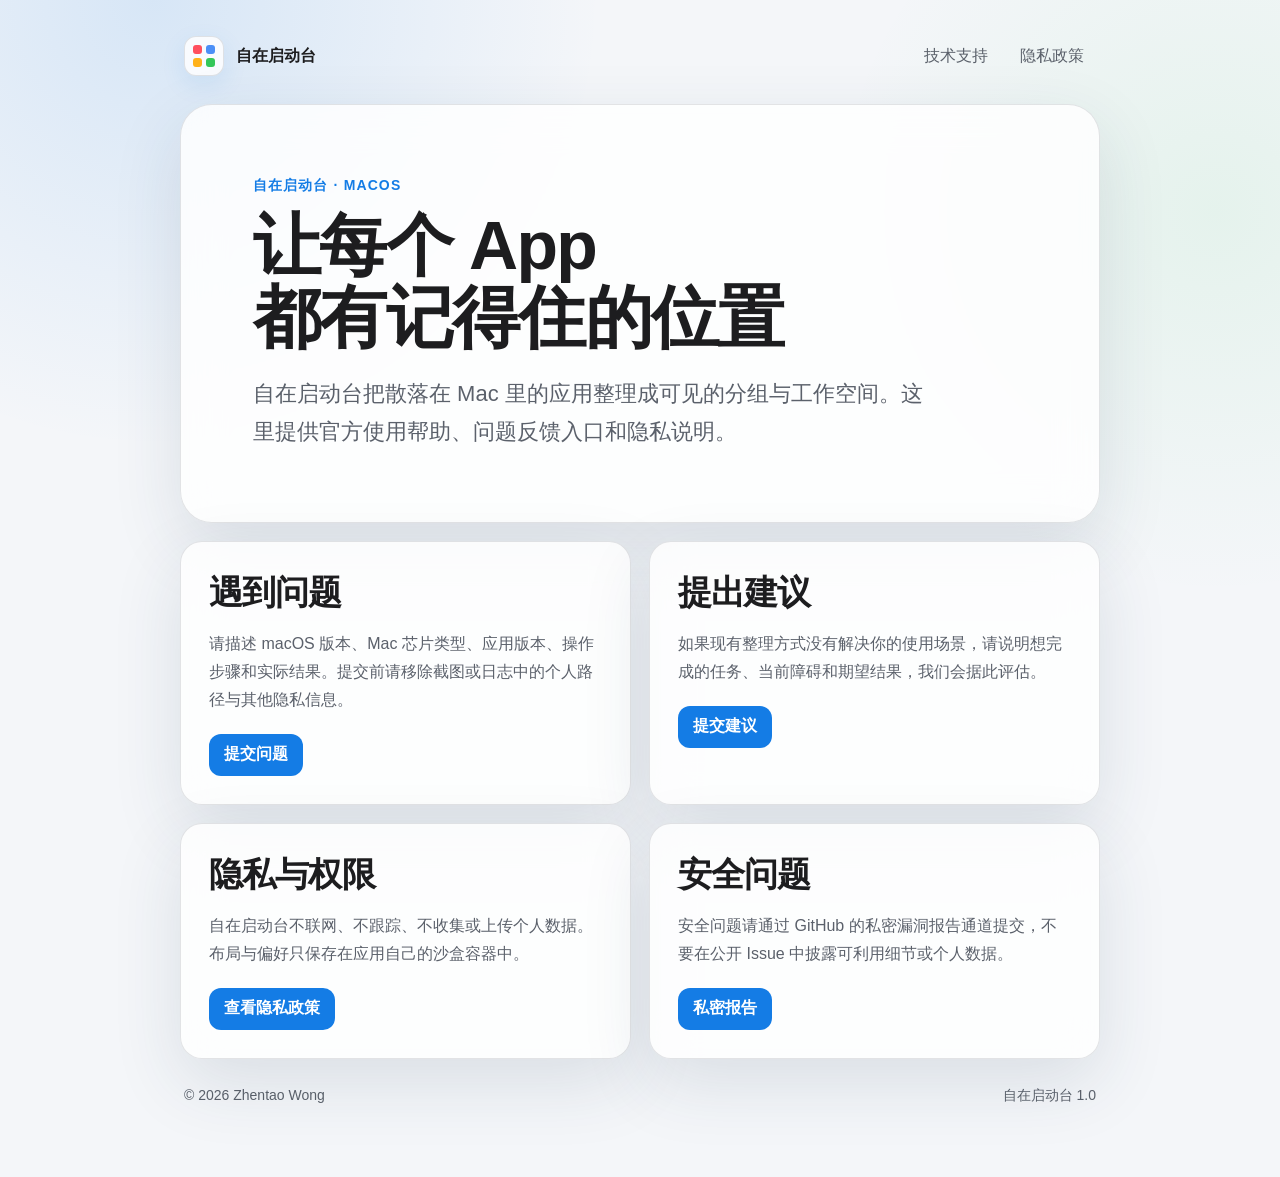
<file: index.html>
<!doctype html>
<html lang="zh-Hans">
<head>
  <meta charset="utf-8">
  <meta name="viewport" content="width=device-width, initial-scale=1">
  <meta name="description" content="自在启动台官方支持页面：获取使用帮助、提交问题并查看隐私政策。">
  <link rel="canonical" href="https://wjy555618-ai.github.io/zizai-launchpad/">
  <link rel="stylesheet" href="styles.css">
  <title>自在启动台 · 支持</title>
</head>
<body>
  <main class="shell">
    <nav class="nav" aria-label="主导航">
      <a class="brand" href="./">
        <span class="mark" aria-hidden="true"><i></i><i></i><i></i><i></i></span>
        <span>自在启动台</span>
      </a>
      <div class="nav-links">
        <a href="./">技术支持</a>
        <a href="privacy/">隐私政策</a>
      </div>
    </nav>

    <section class="hero">
      <p class="eyebrow">自在启动台 · MACOS</p>
      <h1>让每个 App<br>都有记得住的位置</h1>
      <p class="lead">自在启动台把散落在 Mac 里的应用整理成可见的分组与工作空间。这里提供官方使用帮助、问题反馈入口和隐私说明。</p>
    </section>

    <section class="grid" aria-label="支持选项">
      <article class="card">
        <h2>遇到问题</h2>
        <p>请描述 macOS 版本、Mac 芯片类型、应用版本、操作步骤和实际结果。提交前请移除截图或日志中的个人路径与其他隐私信息。</p>
        <a class="action" href="https://github.com/Wjy555618-ai/zizai-launchpad/issues/new?template=bug_report.yml">提交问题</a>
      </article>
      <article class="card">
        <h2>提出建议</h2>
        <p>如果现有整理方式没有解决你的使用场景，请说明想完成的任务、当前障碍和期望结果，我们会据此评估。</p>
        <a class="action" href="https://github.com/Wjy555618-ai/zizai-launchpad/issues/new?template=feature_request.yml">提交建议</a>
      </article>
      <article class="card">
        <h2>隐私与权限</h2>
        <p>自在启动台不联网、不跟踪、不收集或上传个人数据。布局与偏好只保存在应用自己的沙盒容器中。</p>
        <a class="action" href="privacy/">查看隐私政策</a>
      </article>
      <article class="card">
        <h2>安全问题</h2>
        <p>安全问题请通过 GitHub 的私密漏洞报告通道提交，不要在公开 Issue 中披露可利用细节或个人数据。</p>
        <a class="action" href="https://github.com/Wjy555618-ai/zizai-launchpad/security/advisories/new">私密报告</a>
      </article>
    </section>

    <footer>
      <span>© 2026 Zhentao Wong</span>
      <span>自在启动台 1.0</span>
    </footer>
  </main>
</body>
</html>
</file>
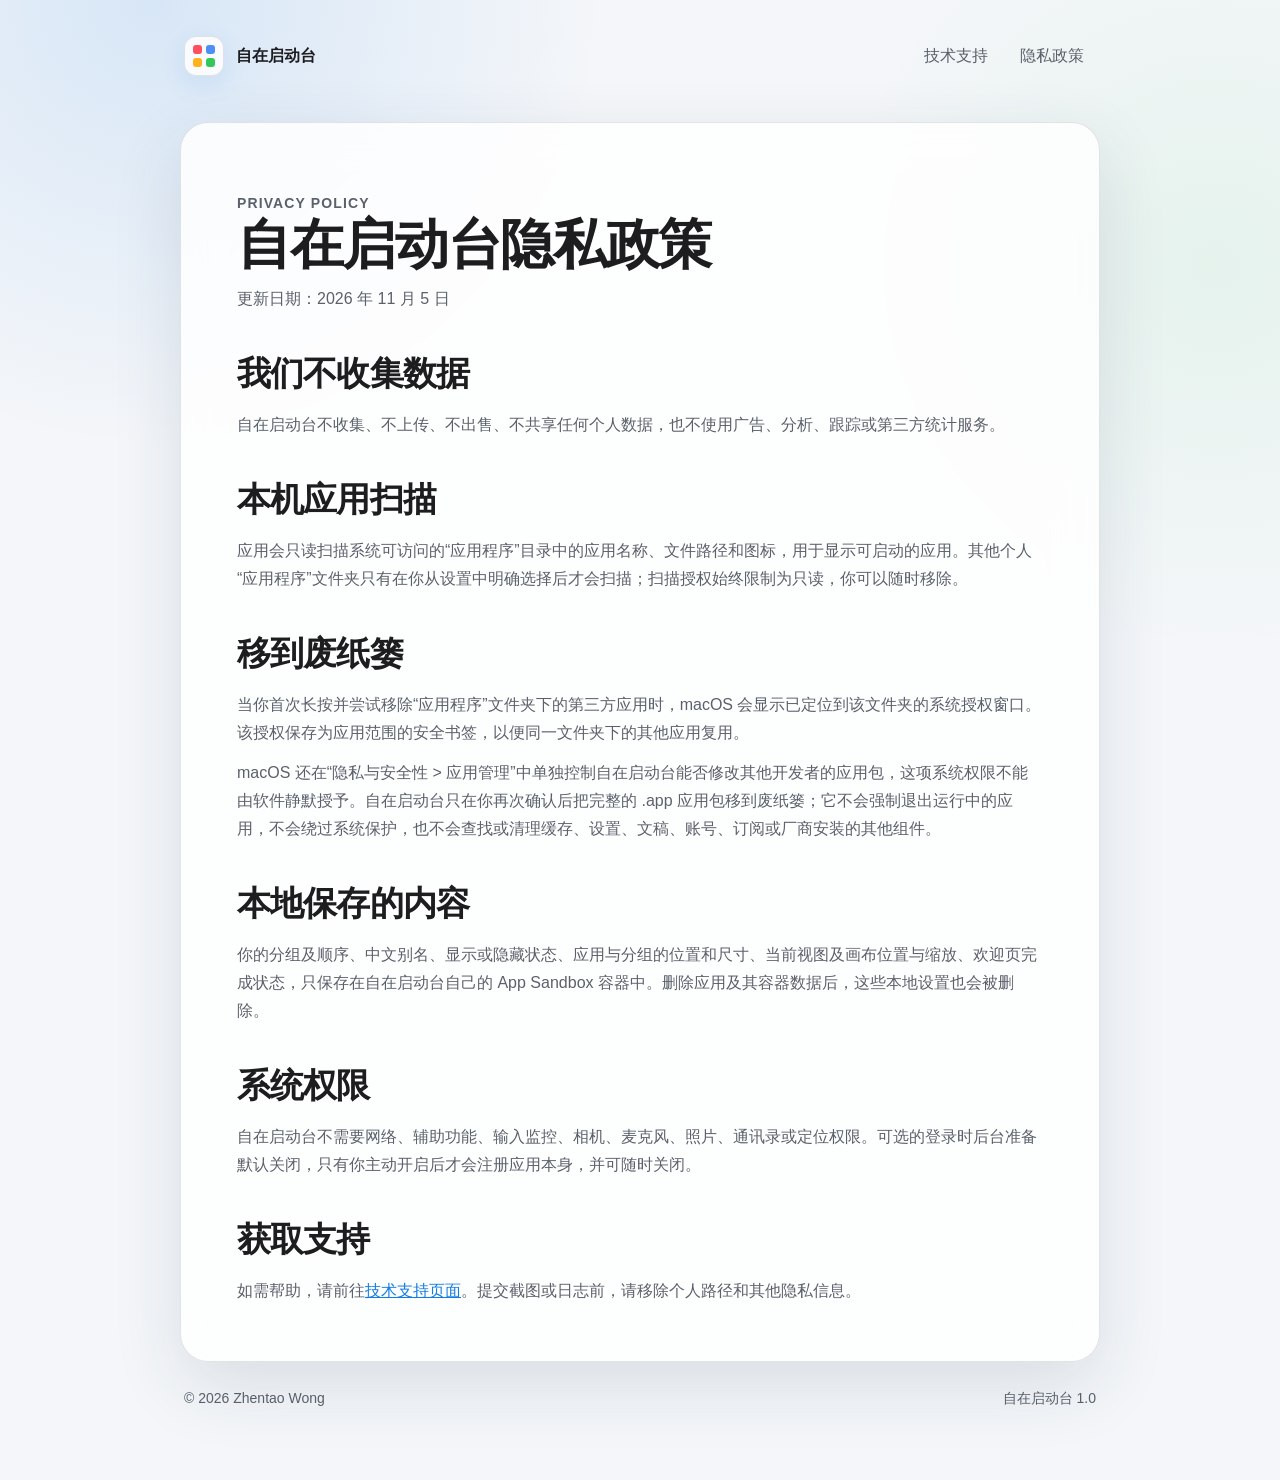
<file: privacy/index.html>
<!doctype html>
<html lang="zh-Hans">
<head>
  <meta charset="utf-8">
  <meta name="viewport" content="width=device-width, initial-scale=1">
  <meta name="description" content="自在启动台隐私政策：不联网、不跟踪、不收集或上传个人数据。">
  <link rel="canonical" href="https://wjy555618-ai.github.io/zizai-launchpad/privacy/">
  <link rel="stylesheet" href="../styles.css">
  <title>自在启动台 · 隐私政策</title>
</head>
<body>
  <main class="shell">
    <nav class="nav" aria-label="主导航">
      <a class="brand" href="../">
        <span class="mark" aria-hidden="true"><i></i><i></i><i></i><i></i></span>
        <span>自在启动台</span>
      </a>
      <div class="nav-links">
        <a href="../">技术支持</a>
        <a href="./" aria-current="page">隐私政策</a>
      </div>
    </nav>

    <article class="hero legal">
      <p class="eyebrow">PRIVACY POLICY</p>
      <h1>自在启动台隐私政策</h1>
      <p class="date">更新日期：2026 年 11 月 5 日</p>

      <h2>我们不收集数据</h2>
      <p>自在启动台不收集、不上传、不出售、不共享任何个人数据，也不使用广告、分析、跟踪或第三方统计服务。</p>

      <h2>本机应用扫描</h2>
      <p>应用会只读扫描系统可访问的“应用程序”目录中的应用名称、文件路径和图标，用于显示可启动的应用。其他个人“应用程序”文件夹只有在你从设置中明确选择后才会扫描；扫描授权始终限制为只读，你可以随时移除。</p>

      <h2>移到废纸篓</h2>
      <p>当你首次长按并尝试移除“应用程序”文件夹下的第三方应用时，macOS 会显示已定位到该文件夹的系统授权窗口。该授权保存为应用范围的安全书签，以便同一文件夹下的其他应用复用。</p>
      <p>macOS 还在“隐私与安全性 > 应用管理”中单独控制自在启动台能否修改其他开发者的应用包，这项系统权限不能由软件静默授予。自在启动台只在你再次确认后把完整的 .app 应用包移到废纸篓；它不会强制退出运行中的应用，不会绕过系统保护，也不会查找或清理缓存、设置、文稿、账号、订阅或厂商安装的其他组件。</p>

      <h2>本地保存的内容</h2>
      <p>你的分组及顺序、中文别名、显示或隐藏状态、应用与分组的位置和尺寸、当前视图及画布位置与缩放、欢迎页完成状态，只保存在自在启动台自己的 App Sandbox 容器中。删除应用及其容器数据后，这些本地设置也会被删除。</p>

      <h2>系统权限</h2>
      <p>自在启动台不需要网络、辅助功能、输入监控、相机、麦克风、照片、通讯录或定位权限。可选的登录时后台准备默认关闭，只有你主动开启后才会注册应用本身，并可随时关闭。</p>

      <h2>获取支持</h2>
      <p>如需帮助，请前往<a href="../">技术支持页面</a>。提交截图或日志前，请移除个人路径和其他隐私信息。</p>
    </article>

    <footer>
      <span>© 2026 Zhentao Wong</span>
      <span>自在启动台 1.0</span>
    </footer>
  </main>
</body>
</html>
</file>
<file: styles.css>
:root {
  color-scheme: light dark;
  --bg: #f4f6f9;
  --panel: rgba(255, 255, 255, 0.82);
  --text: #1d1d1f;
  --muted: #5b616b;
  --line: rgba(28, 39, 55, 0.12);
  --accent: #147ce5;
  --accent-soft: rgba(20, 124, 229, 0.1);
  --shadow: 0 24px 70px rgba(30, 54, 80, 0.12);
}

@media (prefers-color-scheme: dark) {
  :root {
    --bg: #111418;
    --panel: rgba(30, 34, 40, 0.86);
    --text: #f5f5f7;
    --muted: #b0b5bf;
    --line: rgba(255, 255, 255, 0.12);
    --accent: #55a7ff;
    --accent-soft: rgba(85, 167, 255, 0.13);
    --shadow: 0 24px 70px rgba(0, 0, 0, 0.32);
  }
}

* { box-sizing: border-box; }

html { scroll-behavior: smooth; }

body {
  margin: 0;
  min-height: 100vh;
  color: var(--text);
  background:
    radial-gradient(circle at 12% 0%, rgba(20, 124, 229, 0.13), transparent 28rem),
    radial-gradient(circle at 95% 18%, rgba(52, 199, 89, 0.08), transparent 24rem),
    var(--bg);
  font-family: -apple-system, BlinkMacSystemFont, "SF Pro Text", "PingFang SC", "Helvetica Neue", sans-serif;
  -webkit-font-smoothing: antialiased;
}

a { color: var(--accent); }

.shell {
  width: min(920px, calc(100% - 32px));
  margin: 0 auto;
  padding: 28px 0 72px;
}

.nav {
  display: flex;
  align-items: center;
  justify-content: space-between;
  gap: 20px;
  padding: 8px 4px 28px;
}

.brand {
  display: inline-flex;
  align-items: center;
  gap: 12px;
  color: var(--text);
  font-weight: 700;
  text-decoration: none;
}

.mark {
  display: grid;
  grid-template-columns: repeat(2, 9px);
  gap: 4px;
  padding: 8px;
  border-radius: 12px;
  background: var(--panel);
  border: 1px solid var(--line);
  box-shadow: 0 8px 24px rgba(20, 124, 229, 0.1);
}

.mark i { width: 9px; height: 9px; border-radius: 3px; }
.mark i:nth-child(1) { background: #ff4f5e; }
.mark i:nth-child(2) { background: #4b8ff7; }
.mark i:nth-child(3) { background: #ffb21a; }
.mark i:nth-child(4) { background: #34c759; }

.nav-links { display: flex; gap: 8px; }
.nav-links a {
  padding: 9px 12px;
  border-radius: 10px;
  color: var(--muted);
  text-decoration: none;
}
.nav-links a:hover, .nav-links a:focus-visible { background: var(--accent-soft); color: var(--accent); }

.hero, .card {
  background: var(--panel);
  border: 1px solid var(--line);
  box-shadow: var(--shadow);
  backdrop-filter: blur(20px);
  -webkit-backdrop-filter: blur(20px);
}

.hero {
  padding: clamp(32px, 7vw, 72px);
  border-radius: 32px;
}

.eyebrow {
  margin: 0 0 14px;
  color: var(--accent);
  font-size: 14px;
  font-weight: 700;
  letter-spacing: 0.08em;
}

h1, h2 { letter-spacing: -0.025em; }
h1 { margin: 0; font-size: clamp(38px, 7vw, 68px); line-height: 1.06; }
h2 { margin: 0 0 14px; font-size: clamp(24px, 4vw, 34px); }

.lead {
  max-width: 680px;
  margin: 22px 0 0;
  color: var(--muted);
  font-size: clamp(18px, 2.4vw, 22px);
  line-height: 1.7;
}

.grid {
  display: grid;
  grid-template-columns: repeat(2, minmax(0, 1fr));
  gap: 18px;
  margin-top: 18px;
}

.card {
  padding: 28px;
  border-radius: 22px;
}

.card p, .legal p, .legal li { color: var(--muted); line-height: 1.75; }
.card p { margin: 0 0 20px; }
.action {
  display: inline-flex;
  align-items: center;
  min-height: 42px;
  padding: 10px 15px;
  border-radius: 12px;
  color: #fff;
  background: var(--accent);
  font-weight: 650;
  text-decoration: none;
}

.legal {
  margin-top: 18px;
  padding: clamp(28px, 6vw, 56px);
  border-radius: 28px;
}
.legal h1 { font-size: clamp(34px, 6vw, 54px); }
.legal h2 { margin-top: 38px; }
.legal p { margin: 12px 0 0; }
.legal ul { padding-left: 1.3em; }
.date { margin-top: 16px; color: var(--muted); }

footer {
  display: flex;
  justify-content: space-between;
  gap: 16px;
  padding: 28px 4px 0;
  color: var(--muted);
  font-size: 14px;
}

@media (max-width: 660px) {
  .shell { width: min(100% - 22px, 920px); padding-top: 12px; }
  .nav { align-items: flex-start; }
  .nav-links { flex-direction: column; align-items: flex-end; }
  .grid { grid-template-columns: 1fr; }
  .hero { border-radius: 24px; }
  footer { flex-direction: column; }
}

@media (prefers-reduced-motion: reduce) {
  html { scroll-behavior: auto; }
}
</file>
